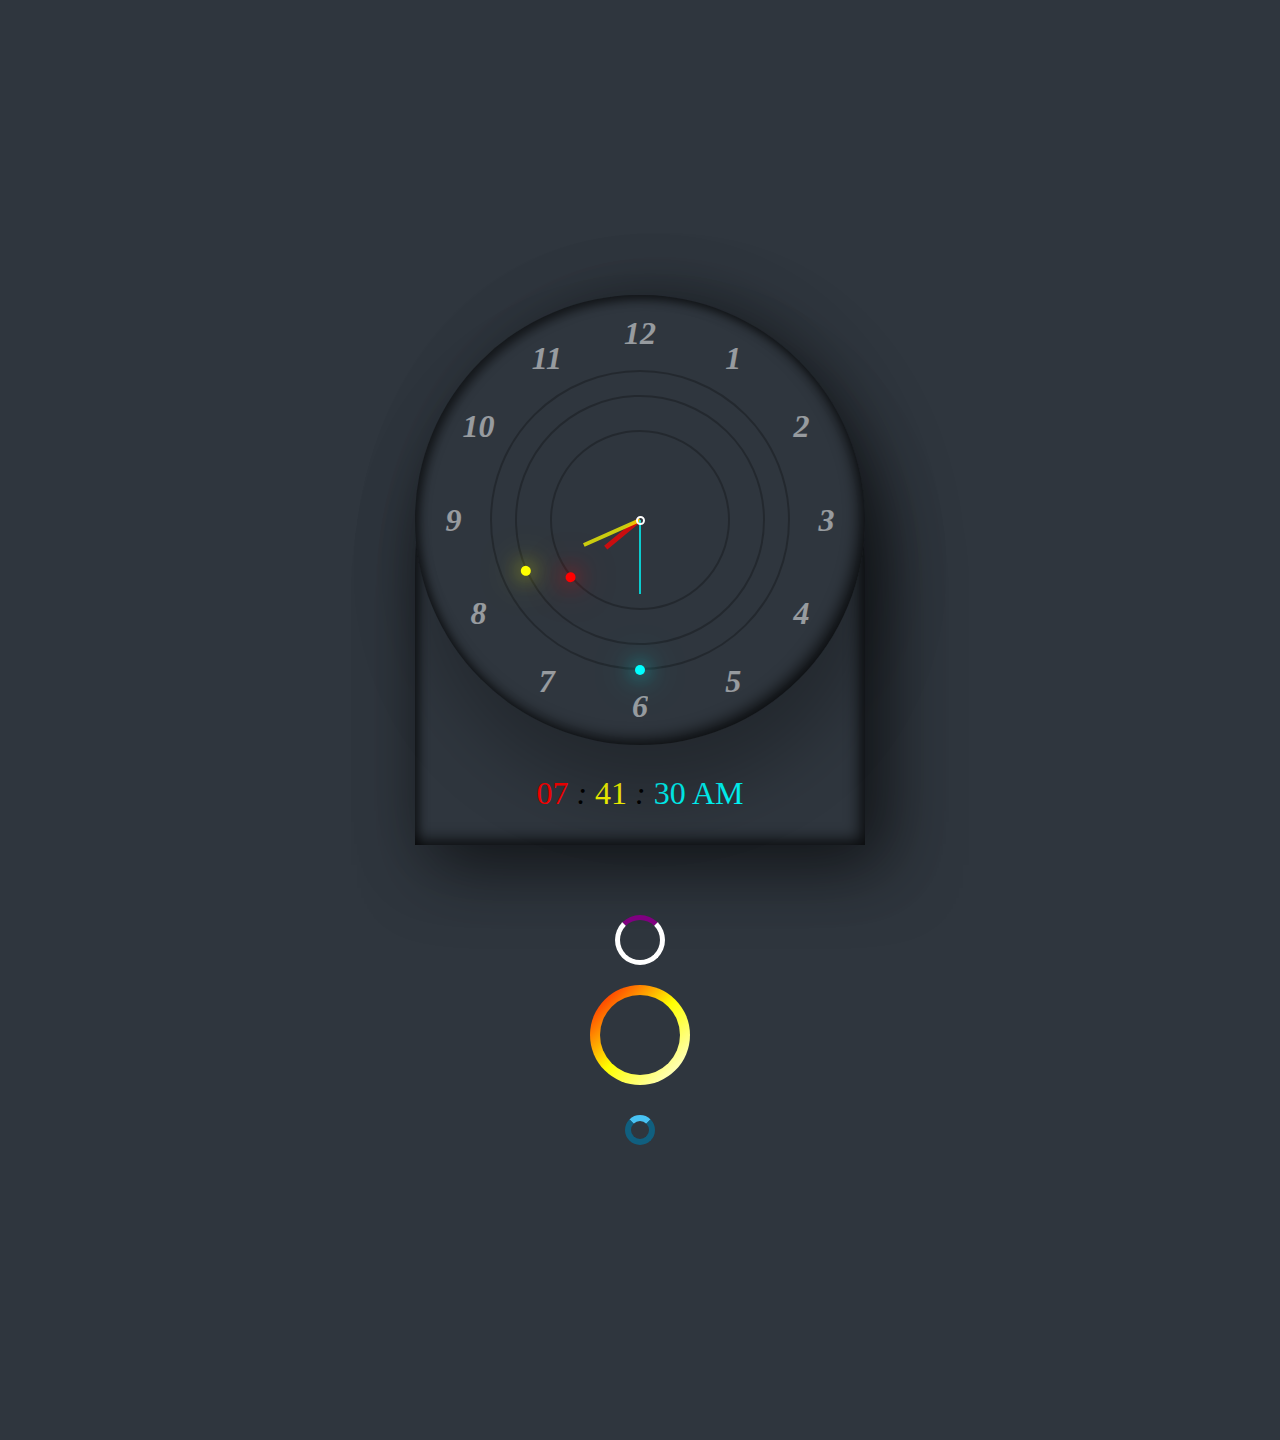
<file: clock/index.html>
<!DOCTYPE html>
<html lang="en">
<head>
    <meta charset="UTF-8">
    <meta name="viewport" content="width=device-width, initial-scale=1.0">
    <title>clock</title>
    <link rel="stylesheet" href="style.css">
</head>
<body>
    <div class="container">
        <div class="clock">
            <div class="circle" id="sc" style="--clr: #0ff"><i></i></div>
            <div class="circle circle2" id="mn" style="--clr: #ff0"><i></i></div>
            <div class="circle circle3" id="hr" style="--clr: #f00"><i></i></div>



            <span style="--i:1"><i>1</i></span>
            <span style="--i:2"><i>2</i></span>
            <span style="--i:3"><i>3</i></span>
            <span style="--i:4"><i>4</i></span>
            <span style="--i:5"><i>5</i></span>
            <span style="--i:6"><i>6</i></span>
            <span style="--i:7"><i>7</i></span>
            <span style="--i:8"><i>8</i></span>
            <span style="--i:9"><i>9</i></span>
            <span style="--i:10"><i>10</i></span>
            <span style="--i:11"><i>11</i></span>
            <span style="--i:12"><i>12</i></span>
        </div>
        <div class="digital-clock">
            <span id="hrr" style="--clr:#f00">10</span><i> :</i>
            <span id="min" style="--clr:#ff0">30</span><i> :</i>
            <span id="scc" style="--clr:#0ff">30</span>
            <span id="time_formate"></span>
        </div>
    </div>

    <div class="loading">
        <span style="--span:1"></span>
        <span></span>
        <span></span>
        <span></span>
        <span></span>
    </div>
    <div class="loading2">
        <span></span>
    </div>
    <div class="loading3">

    </div>
    





    <script src="javaScript.js"></script>
</body>
</html>
</file>
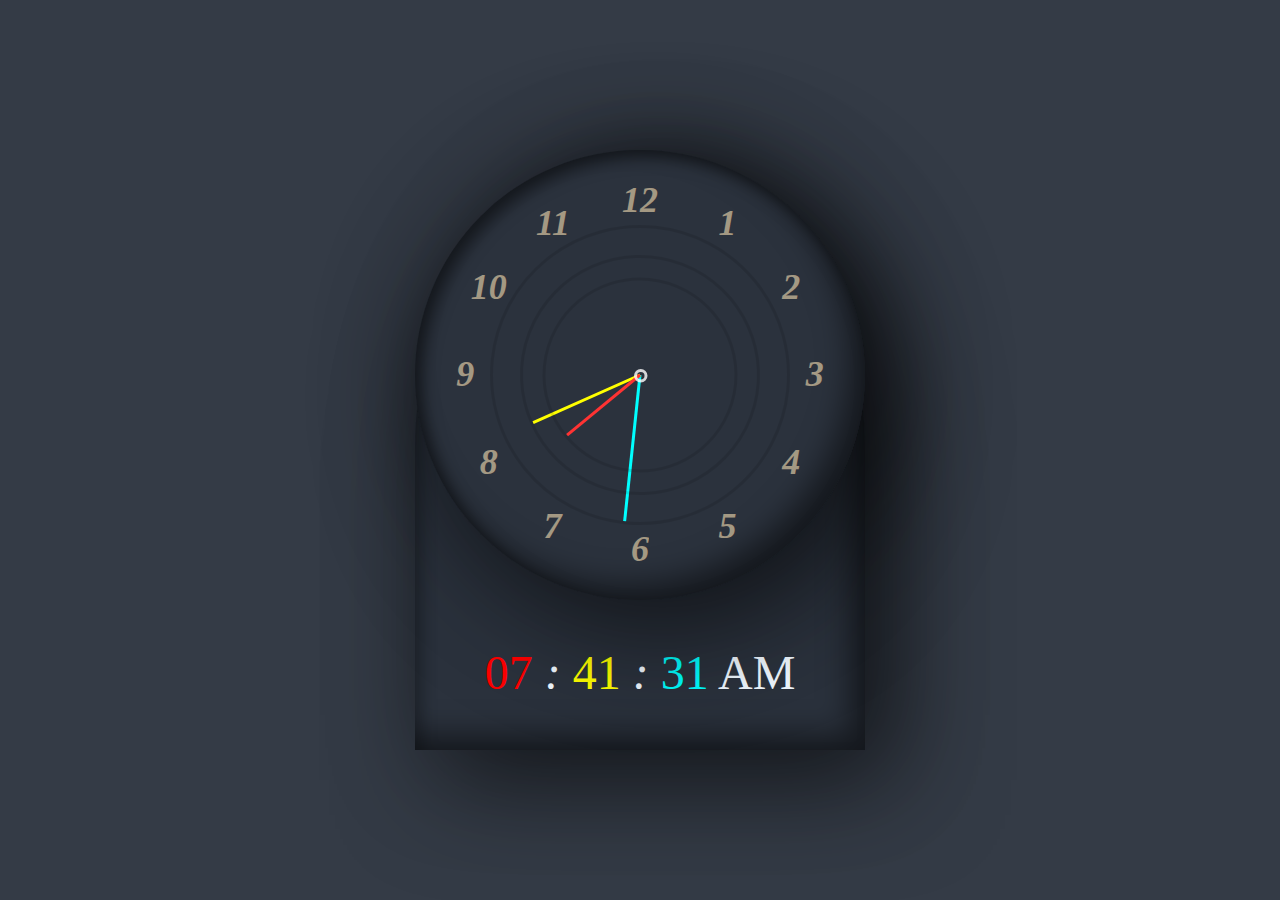
<file: clock/index2.html>
<!DOCTYPE html>
<html lang="en">
<head>
    <meta charset="UTF-8">
    <meta name="viewport" content="width=device-width, initial-scale=1.0">
    <title>clock</title>
    <link rel="stylesheet" href="style2.css">
</head>
<body>
    <div class="frame">
        <div class="clock">
            <span style="--nm:1"><i>1</i></span>
            <span style="--nm:2"><i>2</i></span>
            <span style="--nm:3"><i>3</i></span>
            <span style="--nm:4"><i>4</i></span>
            <span style="--nm:5"><i>5</i></span>
            <span style="--nm:6"><i>6</i></span>
            <span style="--nm:7"><i>7</i></span>
            <span style="--nm:8"><i>8</i></span>
            <span style="--nm:9"><i>9</i></span>
            <span style="--nm:10"><i>10</i></span>
            <span style="--nm:11"><i>11</i></span>
            <span style="--nm:12"><i>12</i></span>

            <div class="sc" id="sc" style="--clr:#0ff"></div>
            <div class="min" id="mn" style="--clr:#ff0"></div>
            <div class="hr" id="hr" style="--clr:#f33"></div>
        </div>
        <div class="digital-clock">
            <span id="hrr" style="--clr:#f00">10</span><i> :</i>
            <span id="min" style="--clr:#ff0">30</span><i> :</i>
            <span id="scc" style="--clr:#0ff">30</span>
            <span id="time_formate"></span>
        </div>
    </div>
    <script src="javaScript.js"></script>

</body>
</html>
</file>
<file: clock/style.css>
*{
    margin: 0;
    padding: 0;
    box-sizing: border-box;
}
body{
    display: flex;
    justify-content: center;
    align-items: center;
    min-height: 160vh;
    background: #2f363e;
    flex-direction: column;
}
.container{
    position: relative;
    height: 550px;
    border-radius: 50% 50% 0 0;
    box-shadow: 10px 10px 70px rgba(0, 0, 0, .25),
    20px 20px 70px rgba(0, 0, 0, .5),
    inset 5px 5px 10px rgba(0, 0, 0, .5),
    inset -5px -5px 15px rgba(0, 0, 0, .75);
}
.clock{
    position: relative;
    height: 450px;
    width: 450px;
    background: #2f363e;
    border-radius: 50%;
    box-shadow: 10px 50px 70px rgba(0, 0, 0, .25),
    inset 5px 5px 10px rgba(0, 0, 0, .5),
    inset -5px -5px 15px rgba(0, 0, 0, .75);
    justify-content: center;
    align-items: center;
    display: flex;
}
.clock::after{
    content: "";
    height: 5px;
    width: 5px;
    position: absolute;
    border: 2px solid #fff;
    border-radius: 50px;
    z-index: 10;
}
.clock span{
    position: absolute;
    text-align: center;
    inset: 20px;
    color: #fff;
    transform: rotate(calc(30deg * var(--i)));
}
.clock span i{
    font-size: 2rem;
    opacity: .5;
    font-weight: 600;
    display: inline-block;
    transform: rotate(calc(-30deg * var(--i)));
}

.circle
{
    position: absolute;
    height: 300px;
    width: 300px;
    border: 2px solid rgba(0, 0, 0, .25);
    border-radius: 50%;
    display: flex;
    justify-content: center;
    z-index: 9;

}
.circle2
{
    height: 250px;
    width: 250px;
    z-index: 8;
}
.circle3
{
    height: 180px;
    width: 180px;
    z-index: 7;
}

.circle i{
    position: absolute;
    height: 50%;
    width: 5px;
    background: var(--clr);
    opacity: .75;
    transform: scaleY(.5);
    transform-origin: bottom;
}
.circle:nth-child(1) i
{
    width: 2px;
}
.circle:nth-child(2) i
{
    width: 4px;
}
.circle::before
{
    content: '';
    position: absolute;
    height: 10px;
    width: 10px;
    background: var(--clr);
    border-radius: 50%;
    top: -7px;
    box-shadow: 0 0 20px var(--clr),
    0 0 40px var(--clr);
}
/* digital clock style */
.digital-clock{
    text-align: center;
    margin-top: 30px;
    font-size: 2rem;
    color: var(--clr);
}
.digital-clock span{
    color: var(--clr);
}
#time_formate{
    color: aqua;
}




/* loading circle practice */
.loading{
    position: relative;
    margin-top: 70px;
    height: 50px;
    width: 50px;
    border-radius: 50%;
    border: 5px solid #fff;
    border-top: 5px solid ;
    border-top-color: purple;
    animation: rotate 2s linear infinite;
    animation-timing-function: ease-in-out;
}
@keyframes rotate{
    0%{
        transform: rotate(0);
    }
    100%{
        transform: rotate(360deg);
    }
}
.loading2{
    height: 100px;
    width: 100px;
    border-radius: 50%;
    background: linear-gradient(to bottom right , red, yellow, white);
    margin-top: 20px;
    display: flex;
    justify-content: center;
    align-items: center;
    animation: rotate 1s  infinite;
    animation-timing-function: ease-in ;
}

.loading2 span{
    height: 80px;
    width: 80px;
    background: #2f363e;
    border-radius: 50%;
}
.loading3{
    height: 30px;
    width: 30px;
    border-radius: 50%;
    margin-top: 30px;
    border: 6px solid rgb(16, 95, 127);
    border-top: 6px solid rgb(72, 194, 243);
    animation: rotate 1s linear infinite;
    cursor: not-allowed;
}
</file>
<file: clock/style2.css>
*{
    margin: 0;
    padding: 0;
    box-sizing: border-box;
}
body{
    display: flex;
    height: 100dvh;
    justify-content: center;
    align-items: center;
    background: #343b46;
}
.frame{
    height: 400px;
    width: 300px;
    background: #2b323d;
    box-shadow: 10px 10px 70px rgba(0, 0, 0, .26),
    20px 20px 70px rgba(0, 0, 0, .5),
    inset 5px 5px 10px rgba(0, 0, 0, .25),
    inset -10px -10px 20px rgba(0, 0, 0, .5);
    border-radius: 50% 50% 0 0;
    transform: scale(1.5);
    position: relative;
}
.frame .clock{
    height: 300px;
    width: 300px;
    border-radius: 50%;
    background: #2b323d;
    box-shadow: 10px 10px 75px rgba(0, 0, 0, .25),
    15px 15px 75px rgba(0, 0, 0, .5),
    inset 5px 5px 10px rgba(0, 0, 0, .5),
    inset -10px -10px 20px rgba(0, 0, 0, .5);
    position: relative;
    display: flex;
    justify-content: center;
    align-items: center;
    z-index: 2;

}
.clock::after{
    content: '';
    position: absolute;
    height: 5px;
    width: 5px;
    border-radius: 50%;
    border: 2px solid rgba(255, 255, 255, .8);
}
.frame .clock span{
    position: absolute;
    text-align: center;
    inset: 20px;
    transform: rotate(calc(var(--nm)*30deg));
}
.frame .clock span i{
    transform: rotate(calc(-30deg * var(--nm)));
    display: inline-block;
    color: wheat;
    opacity: .6;
    font-weight: 600;
    font-size: 1.5rem;
}
.clock .sc{
    position: absolute;
    height: 200px;
    width: 200px;
    border-radius: 50%;
    border: 2px solid rgba(0, 0, 0, .1);
}
.clock .min{
    position: absolute;
    height: 160px;
    width: 160px;
    border-radius: 50%;
    border: 2px solid rgba(0, 0, 0, .1);
}
.clock .hr{
    position: absolute;
    height: 130px;
    width: 130px;
    border-radius: 50%;
    border: 2px solid rgba(0, 0, 0, .1);
}
.clock div{
    display: flex;
    justify-content: center;
}
.clock div::after{
    content: '';
    height: 50%;
    width: 2px;
    background: var(--clr);
    position: absolute;
    text-align: center;
}
.digital-clock{
    text-align: center;
    font-size: 2rem;
    color: aliceblue;
    padding: 30px 0;
}
.digital-clock span{
    color: var(--clr); 
}
</file>
